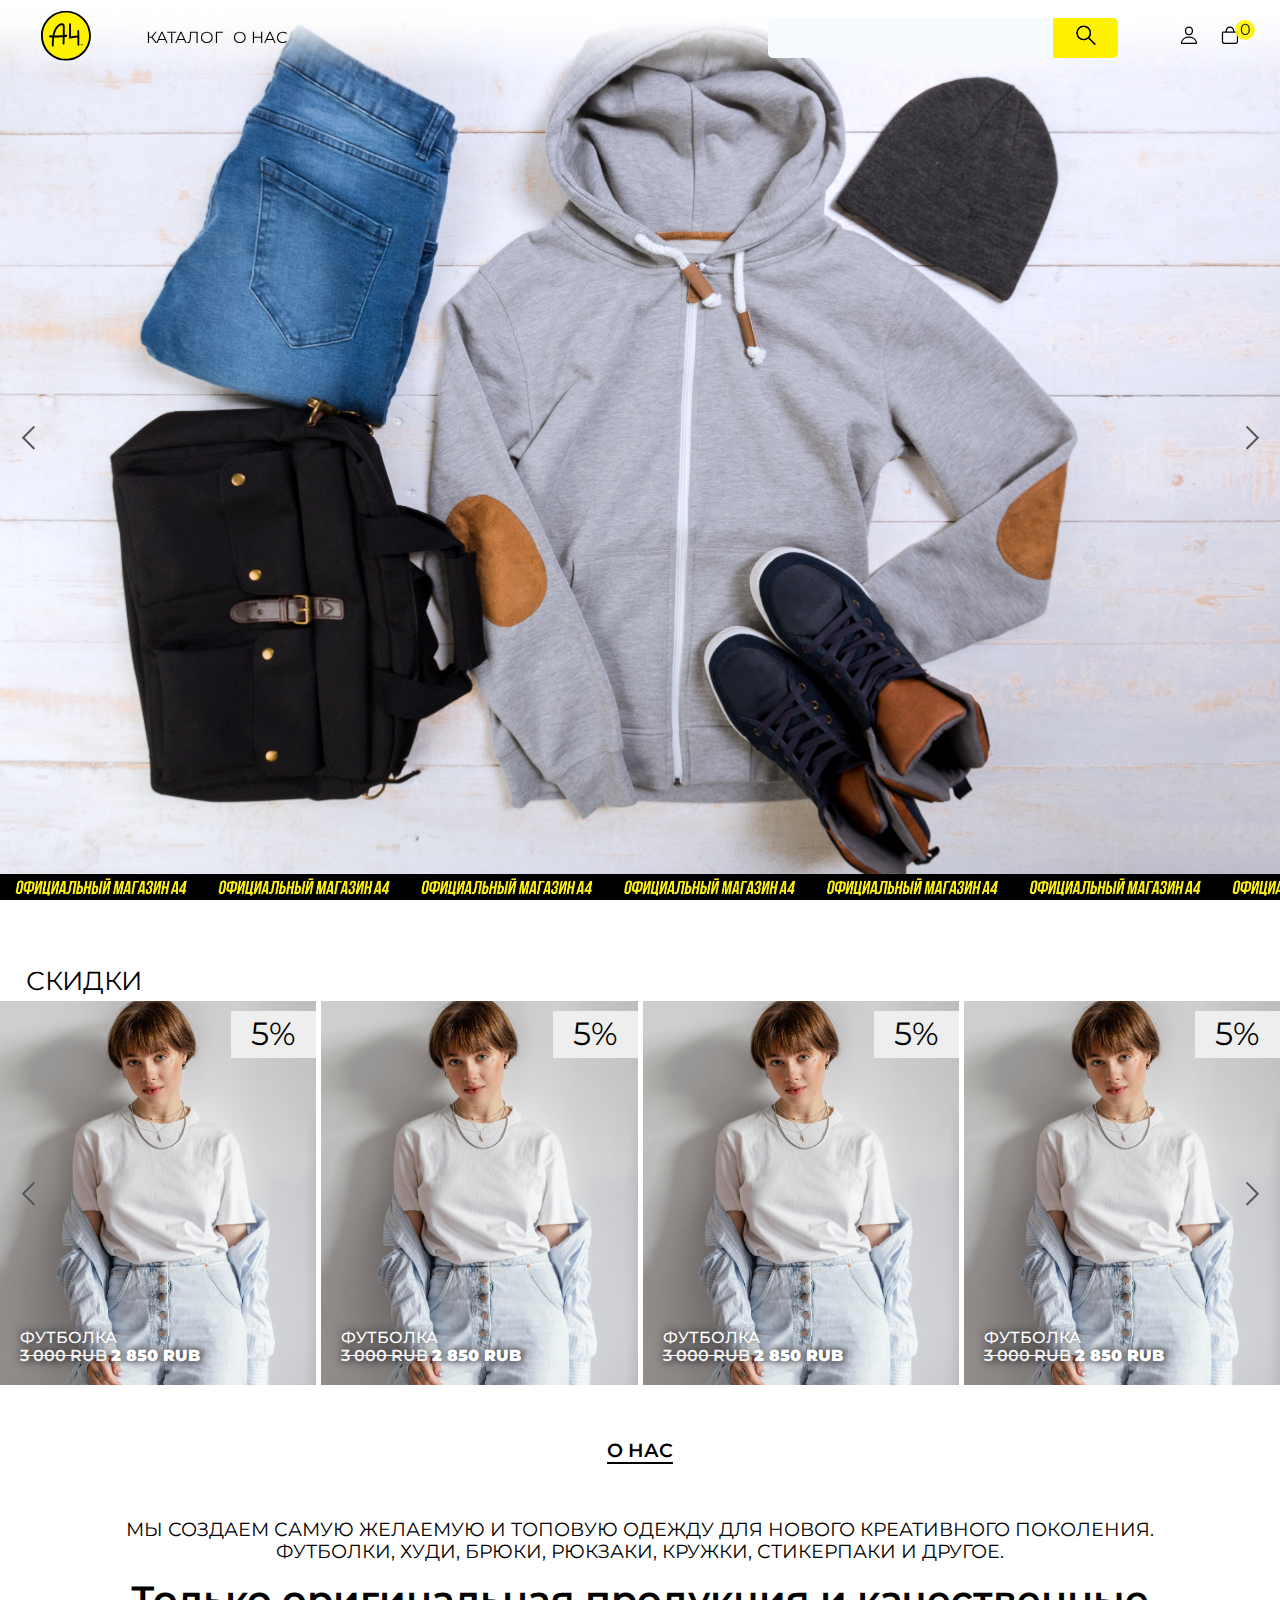
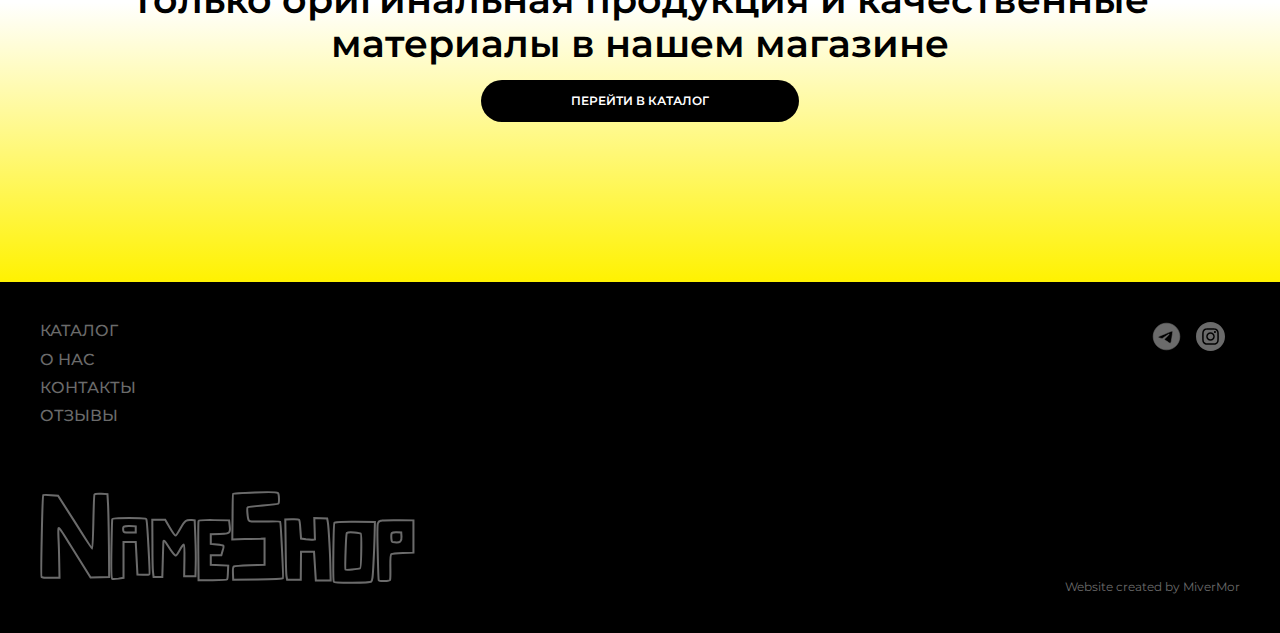
<file: index.html>
<!DOCTYPE html>
<html lang="en">
  <head>
    <meta charset="UTF-8" />
    <meta name="viewport" content="width=device-width, initial-scale=1.0" />
    <title>NameShop</title>
    <link rel="preconnect" href="https://fonts.googleapis.com" />
    <link rel="preconnect" href="https://fonts.gstatic.com" crossorigin />
    <link
      href="https://fonts.googleapis.com/css2?family=Inter:ital,opsz,wght@0,14..32,100..900;1,14..32,100..900&family=Montserrat:ital,wght@0,100..900;1,100..900&display=swap"
      rel="stylesheet"
    />
    <link
      rel="stylesheet"
      href="https://cdn.jsdelivr.net/npm/swiper@11/swiper-bundle.min.css"
    />
    <link rel="stylesheet" href="css/style.css" />
  </head>
  <body>
    <header class="navbar">
      <div class="container">
        <div class="navbar-top">
          <a href="index.html" class="logo">
            <img src="img/logo.svg" alt="Logo: NameShop" class="logo__image" />
          </a>

          <nav class="nav">
            <a href="catalog.html" class="nav__links">Каталог</a>
            <a href="#" class="nav__links">О нас</a>
          </nav>

          <form action="#" class="search">
            <input type="text" class="search__input" placeholder="" />
            <button class="search__button">
              <img src="img/icon/search.svg" alt="Icon: search" />
            </button>
          </form>

          <div class="fav">
            <a href="#" class="fav__user">
              <img
                src="img/icon/user.svg"
                alt="Icon: User"
                class="fav__user-icon"
              />
            </a>
            <a href="basket.html" class="fav__cart">
              <img
                src="img/icon/shoppingCart.svg"
                alt="Icon: cart"
                class="fav__cart-icon"
              />
              <span class="fav__cart--count">0</span>
            </a>
          </div>
          <!-- /.fav -->
        </div>
        <!-- /.navbar-top -->
      </div>
      <!-- /.container -->
    </header>
    <section class="banners">
      <!-- Slider main container -->
      <div class="swiper banners-slider">
        <!-- Additional required wrapper -->
        <div class="swiper-wrapper">
          <!-- Slides -->
          <div class="swiper-slide banners-slider__item">
            <img
              class="banners-slider__image"
              src="img/bunners/bunner1.jpg"
              alt="slide"
            />
          </div>
          <div class="swiper-slide banners-slider__item">
            <img
              class="banners-slider__image"
              src="img/bunners/bunner2.jpg"
              alt="slide"
            />
          </div>
          <div class="swiper-slide banners-slider__item">
            <img
              class="banners-slider__image"
              src="img/bunners/bunner3.jpg"
              alt="slide"
            />
          </div>
        </div>
        <!-- If we need pagination -->
        <div class="swiper-pagination"></div>

        <!-- If we need navigation buttons -->
        <button
          class="banners-slider__button banners-slider__button--prev"
        ></button>
        <button
          class="banners-slider__button banners-slider__button--next"
        ></button>
      </div>
      <div class="running-line"></div>
    </section>
    <section class="discounts">
      <div class="discounts__title">Скидки</div>
      <div class="swiper discounts-slider">
        <!-- Additional required wrapper -->
        <div class="swiper-wrapper">
          <!-- Slides -->
          <div class="swiper-slide discounts-slider__item product">
            <a
              href="#"
              class="product__link"
              style="background-image: url(../../img/discounts/dis1.jpg)"
            >
              <div class="product__title">Футболка</div>
              <div class="product__price">
                <s>3&nbsp;000 RUB</s>
                <b>2&nbsp;850 RUB</b>
              </div>
              <span class="product__discount">5%</span>
            </a>
          </div>
          <div class="swiper-slide discounts-slider__item product">
            <a
              href="#"
              class="product__link"
              style="background-image: url(../../img/discounts/dis1.jpg)"
            >
              <div class="product__title">Футболка</div>
              <div class="product__price">
                <s>3&nbsp;000 RUB</s>
                <b>2&nbsp;850 RUB</b>
              </div>
              <span class="product__discount">5%</span>
            </a>
          </div>
          <div class="swiper-slide discounts-slider__item product">
            <a
              href="#"
              class="product__link"
              style="background-image: url(../../img/discounts/dis1.jpg)"
            >
              <div class="product__title">Футболка</div>
              <div class="product__price">
                <s>3&nbsp;000 RUB</s>
                <b>2&nbsp;850 RUB</b>
              </div>
              <span class="product__discount">5%</span>
            </a>
          </div>
          <div class="swiper-slide discounts-slider__item product">
            <a
              href="#"
              class="product__link"
              style="background-image: url(../../img/discounts/dis1.jpg)"
            >
              <div class="product__title">Футболка</div>
              <div class="product__price">
                <s>3&nbsp;000 RUB</s>
                <b>2&nbsp;850 RUB</b>
              </div>
              <span class="product__discount">5%</span>
            </a>
          </div>
          <div class="swiper-slide discounts-slider__item product">
            <a
              href="#"
              class="product__link"
              style="background-image: url(../../img/discounts/dis1.jpg)"
            >
              <div class="product__title">Футболка</div>
              <div class="product__price">
                <s>3&nbsp;000 RUB</s>
                <b>2&nbsp;850 RUB</b>
              </div>
              <span class="product__discount">5%</span>
            </a>
          </div>
          <div class="swiper-slide discounts-slider__item product">
            <a
              href="#"
              class="product__link"
              style="background-image: url(../../img/discounts/dis1.jpg)"
            >
              <div class="product__title">Футболка</div>
              <div class="product__price">
                <s>3&nbsp;000 RUB</s>
                <b>2&nbsp;850 RUB</b>
              </div>
              <span class="product__discount">5%</span>
            </a>
          </div>
          <!-- swiper-slide -->
        </div>
        <!-- If we need navigation buttons -->
        <button
          class="discounts-slider__button discounts-slider__button--prev"
        ></button>
        <button
          class="discounts-slider__button discounts-slider__button--next"
        ></button>
      </div>
    </section>
    <section class="about">
      <div class="about__title">О нас</div>
      <p>
        Мы создаем самую желаемую и топовую одежду для нового креативного
        поколения. <br />

        Футболки, худи, брюки, рюкзаки, кружки, стикерпаки и другое.
      </p>
      <div class="about__accent">
        Только оригинальная продукция и качественные материалы в нашем магазине
      </div>
      <!-- /.about__accent -->
      <a href="#" class="button about__button">Перейти в каталог</a>
    </section>
    <footer class="footer">
      <div class="footer__menu">
        <ul>
          <li>
            <a href="#">Каталог</a>
          </li>
          <li>
            <a href="#">О Нас</a>
          </li>
          <li>
            <a href="#">Контакты</a>
          </li>
          <li>
            <a href="#">Отзывы</a>
          </li>
        </ul>
      </div>
      <!-- /.footer__menu -->
      <div class="footer__social">
        <a href="#">
          <img src="img/icon/telegram.svg" alt="telegram" />
        </a>
        <a href="#">
          <img src="img/icon/instagram.svg" alt="instagram" />
        </a>
      </div>
      <!-- /.footer__cosial -->
      <div class="footer__logo">NameShop</div>
      <!-- /.footer__logo -->
      <div class="footer__author">
        <a href="#">Website created by MiverMor</a>
      </div>
      <!-- /.footer__author -->
    </footer>
    <script src="https://cdn.jsdelivr.net/npm/swiper@11/swiper-bundle.min.js"></script>
    <script src="js/main.js"></script>
  </body>
</html>
</file>
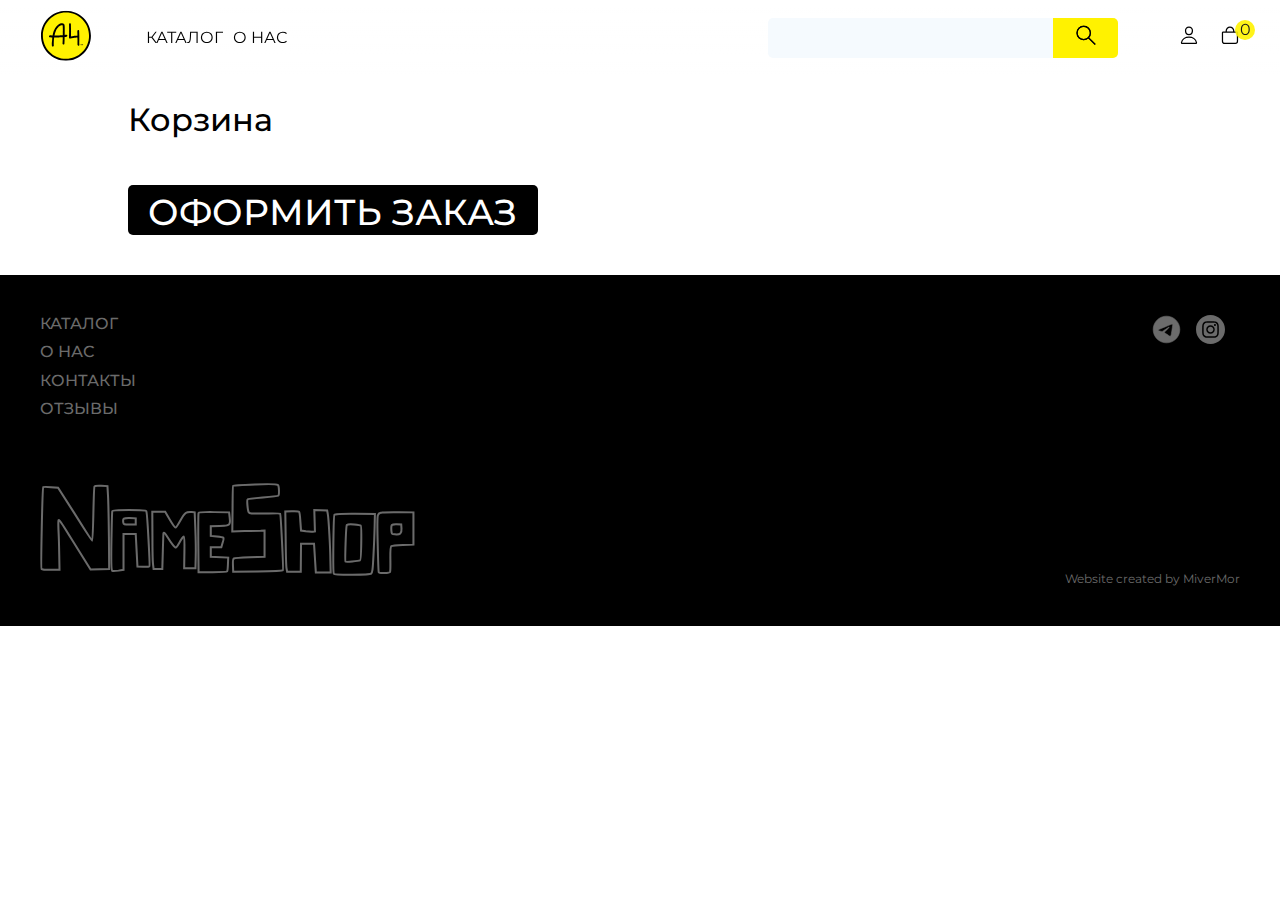
<file: basket.html>
<!DOCTYPE html>
<html lang="en">
  <head>
    <meta charset="UTF-8" />
    <meta name="viewport" content="width=device-width, initial-scale=1.0" />
    <title>NameShop</title>
    <link rel="preconnect" href="https://fonts.googleapis.com" />
    <link rel="preconnect" href="https://fonts.gstatic.com" crossorigin />
    <link
      href="https://fonts.googleapis.com/css2?family=Inter:ital,opsz,wght@0,14..32,100..900;1,14..32,100..900&family=Montserrat:ital,wght@0,100..900;1,100..900&display=swap"
      rel="stylesheet"
    />
    <link
      rel="stylesheet"
      href="https://cdn.jsdelivr.net/npm/swiper@11/swiper-bundle.min.css"
    />
    <link rel="stylesheet" href="css/style.css" />
    <script src="js/basket.js" type="module" defer></script>
  </head>
  <body>
    <header class="navbar">
      <div class="container">
        <div class="navbar-top">
          <a href="index.html" class="logo">
            <img src="img/logo.svg" alt="Logo: NameShop" class="logo__image" />
          </a>

          <nav class="nav">
            <a href="catalog.html" class="nav__links">Каталог</a>
            <a href="#" class="nav__links">О нас</a>
          </nav>

          <form action="#" class="search">
            <input type="text" class="search__input" placeholder="" />
            <button class="search__button">
              <img src="img/icon/search.svg" alt="Icon: search" />
            </button>
          </form>

          <div class="fav">
            <a href="#" class="fav__user">
              <img
                src="img/icon/user.svg"
                alt="Icon: User"
                class="fav__user-icon"
              />
            </a>
            <a href="basket.html" class="fav__cart">
              <img
                src="img/icon/shoppingCart.svg"
                alt="Icon: cart"
                class="fav__cart-icon"
              />
              <span class="fav__cart--count">0</span>
            </a>
          </div>
          <!-- /.fav -->
        </div>
        <!-- /.navbar-top -->
      </div>
      <!-- /.container -->
    </header>
    <section class="container">
      <div class="basket">
        <h2 class="basket__title">Корзина</h2>
        <div class="cart">
          <!-- <div class="cart__product" data-product-id>
            <div class="cart__img">
              <img src="img/discounts/dis1.jpg" alt="" />
            </div>
            
            <div class="cart__info">
              <div class="cart__title">Футболка</div>
              
              <div class="cart__skuprops">
                <span
                  >Размер:
                  <b>M</b>
                </span>
              </div>
              
               <div class="cart__color">
                <span>Цвет: 
                  <b>black</b>
                </span>
               </div>
               
            </div>
            
            <div class="cart__price" product-discount>
              <span>3&nbsp;000 RUB</span>
            </div>
            
            <div class="cart__block-btns">
              <div class="cart__minus">-</div>
              <div class="cart__count">1</div>
              <div class="cart__plus">+</div>
            </div>
            
            <div class="cart__price-total">
              <b>3&nbsp;000 RUB</b>
            </div>
            
            <div class="cart__del-card">X</div>
          </div> -->
          
        </div>
        <!-- /.cart -->
         
        <button class="button btn-send">Оформить заказ</button>
      </div>
      <!-- /.basket -->


    </section>
    <!-- /.conteiner -->
     <footer class="footer">
      <div class="footer__menu">
        <ul>
          <li>
            <a href="#">Каталог</a>
          </li>
          <li>
            <a href="#">О Нас</a>
          </li>
          <li>
            <a href="#">Контакты</a>
          </li>
          <li>
            <a href="#">Отзывы</a>
          </li>
        </ul>
      </div>
      <!-- /.footer__menu -->
      <div class="footer__social">
        <a href="#">
          <img src="img/icon/telegram.svg" alt="telegram" />
        </a>
        <a href="#">
          <img src="img/icon/instagram.svg" alt="instagram" />
        </a>
      </div>
      <!-- /.footer__cosial -->
      <div class="footer__logo">NameShop</div>
      <!-- /.footer__logo -->
      <div class="footer__author">
        <a href="#">Website created by MiverMor</a>
      </div>
      <!-- /.footer__author -->
    </footer>
    <script src="https://cdn.jsdelivr.net/npm/swiper@11/swiper-bundle.min.js"></script>
    <script src="js/main.js"></script>
  </body>
</html>
</file>
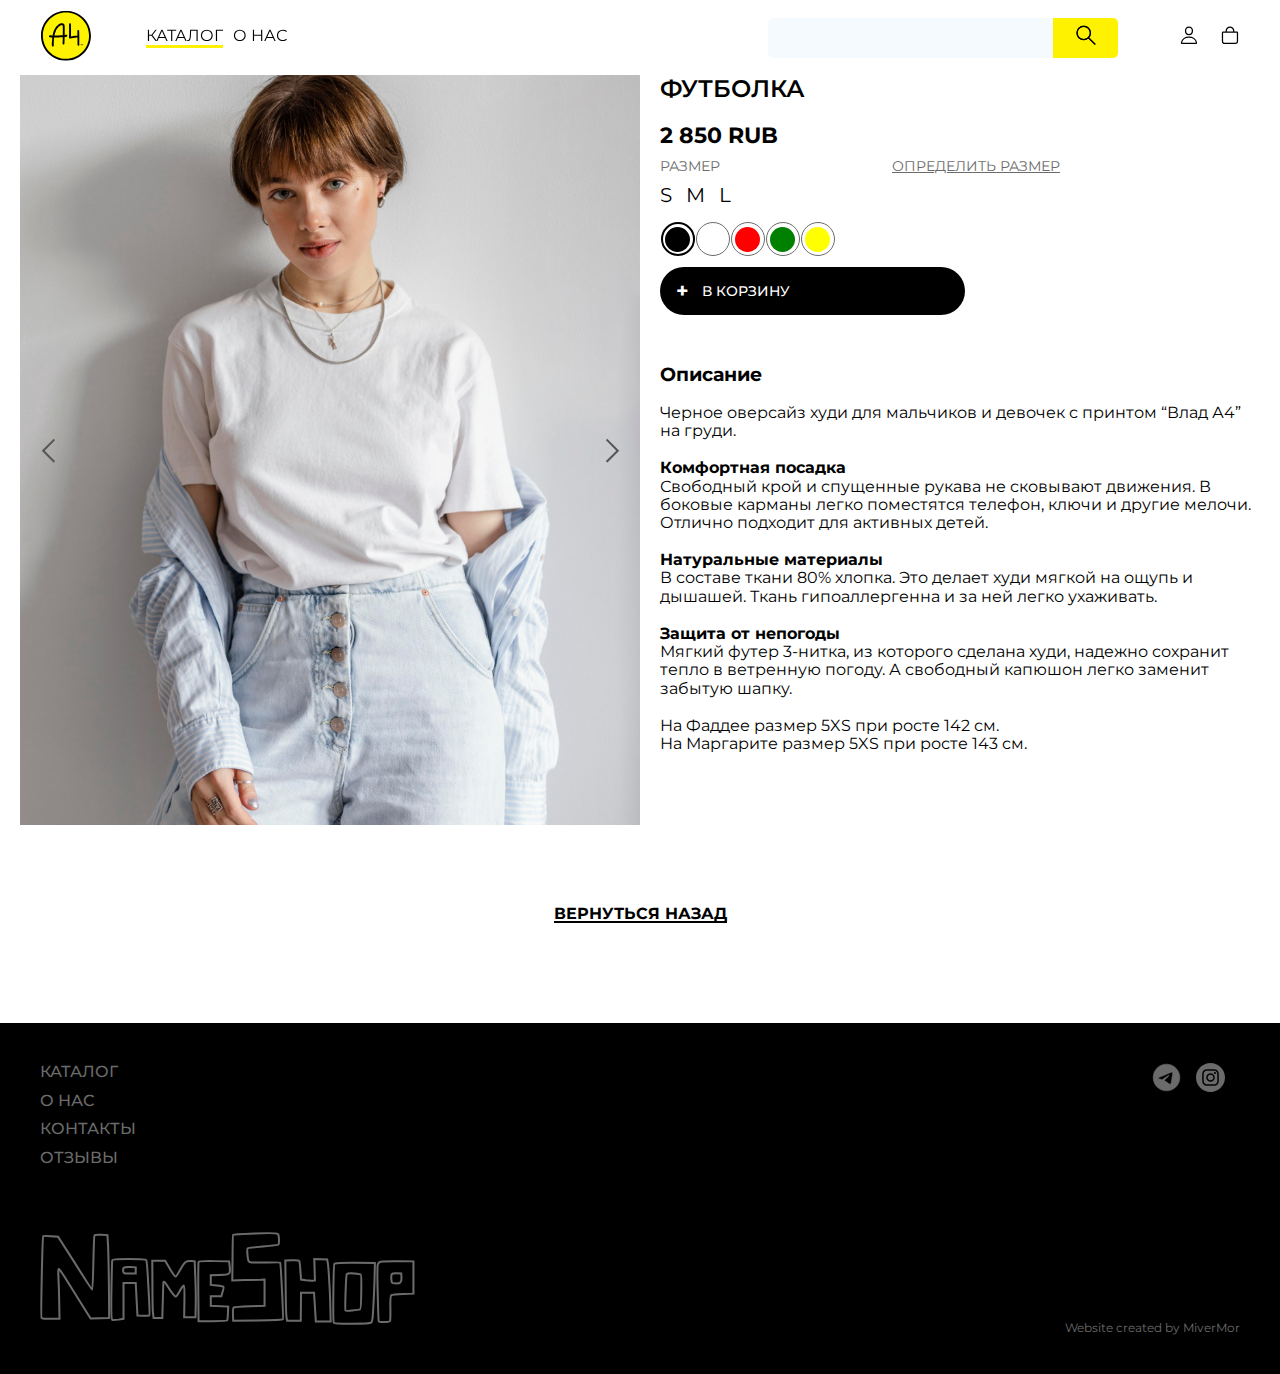
<file: card.html>
<!DOCTYPE html>
<html lang="en">
  <head>
    <meta charset="UTF-8" />
    <meta name="viewport" content="width=device-width, initial-scale=1.0" />
    <title>Каталог</title>
    <link rel="preconnect" href="https://fonts.googleapis.com" />
    <link rel="preconnect" href="https://fonts.gstatic.com" crossorigin />
    <link
      href="https://fonts.googleapis.com/css2?family=Inter:ital,opsz,wght@0,14..32,100..900;1,14..32,100..900&family=Montserrat:ital,wght@0,100..900;1,100..900&display=swap"
      rel="stylesheet"
    />
    <link
      rel="stylesheet"
      href="https://cdn.jsdelivr.net/npm/swiper@11/swiper-bundle.min.css"
    />
    <link rel="stylesheet" href="css/style.css" />
  </head>
  <body>
    <header class="navbar">
      <div class="container">
        <div class="navbar-top">
          <a href="index.html" class="logo">
            <img src="img/logo.svg" alt="Logo: NameShop" class="logo__image" />
          </a>

          <nav class="nav">
            <a href="catalog.html" class="nav__links nav__current">Каталог</a>
            <a href="#" class="nav__links">О нас</a>
          </nav>

          <form action="#" class="search">
            <input type="text" class="search__input" placeholder="" />
            <button class="search__button">
              <img src="img/icon/search.svg" alt="Icon: search" />
            </button>
          </form>

          <div class="fav">
            <a href="#" class="fav__user">
              <img
                src="img/icon/user.svg"
                alt="Icon: User"
                class="fav__user-icon"
              />
            </a>
            <a href="#" class="fav__cart">
              <img
                src="img/icon/shoppingCart.svg"
                alt="Icon: cart"
                class="fav__cart-icon"
              />
            </a>
          </div>
          <!-- /.fav -->
        </div>
        <!-- /.navbar-top -->
      </div>
      <!-- /.container -->
    </header>

    <section class="card-product">
      <div class="card-product__main">
        <div class="swiper card-product__slider">
          <!-- Additional required wrapper -->
          <div class="swiper-wrapper">
            <!-- Slides -->
            <div class="swiper-slide card-product__item">
              <img
                src="img/discounts/dis1.jpg"
                alt="Image: product"
                class="card-product__item--img"
              />
            </div>
            <div class="swiper-slide card-product__item">
              <img
                src="img/discounts/dis1.jpg"
                alt="Image: product"
                class="card-product__item--img"
              />
            </div>
            <div class="swiper-slide card-product__item">
              <img
                src="img/discounts/dis1.jpg"
                alt="Image: product"
                class="card-product__item--img"
              />
            </div>
          </div>

          <!-- If we need navigation buttons -->
          <button
            class="card-product__button card-product__button--prev"
          ></button>
          <button
            class="card-product__button card-product__button--next"
          ></button>

          <!-- If we need scrollbar -->
          <div class="swiper-scrollbar card-product__slider--scrollbar"></div>
        </div>
        <!-- /.card-product__slider -->

        <div class="card-product__details">
          <h1 class="card-product__title">
            <span>Футболка</span>
            
          </h1>
          <div class="card-product__offer">
            <div class="card-product__price product__price" product-discount="15%">
              <b>2&nbsp;850 RUB</b>
            </div>
            <!-- /.card-product__price -->

            <div class="skuprops">
              <div class="skuprops__title">
                <span>Размер</span>
                <u>Определить размер</u>
              </div>
              <!-- /.skuprops__title -->
              <div class="skuprops__values">
                <div class="skuprops__btn">S</div>
                <div class="skuprops__btn">M</div>
                <div class="skuprops__btn">L</div>
              </div>
              <!-- /.skuprops__values -->
            </div>
            <!-- /.skuprops -->
            <div class="card-product__select color-select">
              <ul class="color-select__list">
                <li class="color-select__item">
                  <button
                    class="color-select__btn btn-reset color-select__btn--active"
                    data-color="black"
                    style="background-color: black"
                  ></button>
                </li>
                <li class="color-select__item">
                  <button
                    class="color-select__btn btn-reset"
                    data-color="white"
                    style="background-color: white"
                  ></button>
                </li>
                <li class="color-select__item">
                  <button
                    class="color-select__btn btn-reset"
                    data-color="red"
                    style="background-color: red"
                  ></button>
                </li>
                <li class="color-select__item">
                  <button
                    class="color-select__btn btn-reset"
                    data-color="green"
                    style="background-color: green"
                  ></button>
                </li>
                <li class="color-select__item">
                  <button
                    class="color-select__btn btn-reset"
                    data-color="yellow"
                    style="background-color: yellow"
                  ></button>
                </li>
              </ul>
            </div>
            <!-- /.card-product__color -->
            <div class="card-product__actions">
              <button class="button card-product__actions--btn">
                В корзину
              </button>
            </div>
            <!-- /.card-product__actions -->
          </div>
          <!-- /.card-product__offer -->
          <div class="card-product__info">
            <h3>Описание</h3>
            <p>
              Черное оверсайз худи для мальчиков и девочек с принтом “Влад А4”
              на груди.<br /><br /><b>Комфортная посадка</b><br />Свободный крой
              и спущенные рукава не сковывают движения. В боковые карманы легко
              поместятся телефон, ключи и другие мелочи. Отлично подходит для
              активных детей.<br /><br /><b>Натуральные материалы</b><br />В
              составе ткани 80% хлопка. Это делает худи мягкой на ощупь и
              дышашей. Ткань гипоаллергенна и за ней легко ухаживать.<br /><br /><b
                >Защита от непогоды</b
              ><br />Мягкий футер 3-нитка, из которого сделана худи, надежно
              сохранит тепло в ветренную погоду. А свободный капюшон легко
              заменит забытую шапку.<br /><br />На Фаддее размер 5XS при росте
              142 см.<br />На Маргарите размер 5XS при росте 143 см.<br /><br />
            </p>
          </div>
          <!-- /.card-product__info -->
        </div>
        <!-- /.card-product__details -->
      </div>
      <!-- /.card-product__main -->
    </section>
    <div class="goback">
      <a href="javascript:history.go(-1)" class="goback--link"
        >Вернуться назад</a
      >
    </div>
    <!-- /.goback -->
    <footer class="footer">
      <div class="footer__menu">
        <ul>
          <li>
            <a href="#">Каталог</a>
          </li>
          <li>
            <a href="#">О Нас</a>
          </li>
          <li>
            <a href="#">Контакты</a>
          </li>
          <li>
            <a href="#">Отзывы</a>
          </li>
        </ul>
      </div>
      <!-- /.footer__menu -->
      <div class="footer__social">
        <a href="#">
          <img src="img/icon/telegram.svg" alt="telegram" />
        </a>
        <a href="#">
          <img src="img/icon/instagram.svg" alt="instagram" />
        </a>
      </div>
      <!-- /.footer__cosial -->
      <div class="footer__logo">NameShop</div>
      <!-- /.footer__logo -->
      <div class="footer__author">
        <a href="#">Website created by MiverMor</a>
      </div>
      <!-- /.footer__author -->
    </footer>
    <script src="https://ajax.googleapis.com/ajax/libs/jquery/1.11.0/jquery.min.js"></script>
    <script src="https://cdn.jsdelivr.net/npm/swiper@11/swiper-bundle.min.js"></script>
    <script src="js/main.js"></script>
  </body>
</html>
</file>
<file: css/style.css>
* {
  box-sizing: border-box;
}

body {
  font-family: "Montserrat", serif;
  color: #000;
  background-color: #fff;
}

@font-face {
  font-family: "Starcatcher";
  src: url("/fonts/Starcatcher.ttf");
}
.container {
  max-width: 1840px;
  margin: auto;
}

img {
  max-width: 100%;
}

.button {
  box-sizing: border-box;
  font-weight: 400;
  text-transform: uppercase;
  display: inline-flex;
  justify-content: center;
  align-items: center;
  border: none;
  border-radius: 5px;
  background-color: #ddd;
  color: #000;
  font-size: 18px;
  cursor: pointer;
  line-height: 1em;
  padding: 5px 10px 3px;
  text-decoration: none !important;
  text-align: center;
}

input[type=checkbox], input[type=radio] {
  margin: 0;
  width: 23px;
  height: 23px;
  display: inline-block;
  vertical-align: middle;
  accent-color: #000;
}

/*! normalize.css v8.0.1 | MIT License | github.com/necolas/normalize.css */
/* Document
   ========================================================================== */
/**
 * 1. Correct the line height in all browsers.
 * 2. Prevent adjustments of font size after orientation changes in iOS.
 */
html {
  line-height: 1.15;
  /* 1 */
  -webkit-text-size-adjust: 100%;
  /* 2 */
}

/* Sections
   ========================================================================== */
/**
 * Remove the margin in all browsers.
 */
body {
  margin: 0;
}

/**
 * Render the `main` element consistently in IE.
 */
main {
  display: block;
}

/**
 * Correct the font size and margin on `h1` elements within `section` and
 * `article` contexts in Chrome, Firefox, and Safari.
 */
h1 {
  font-size: 2em;
  margin: 0.67em 0;
}

/* Grouping content
   ========================================================================== */
/**
 * 1. Add the correct box sizing in Firefox.
 * 2. Show the overflow in Edge and IE.
 */
hr {
  box-sizing: content-box;
  /* 1 */
  height: 0;
  /* 1 */
  overflow: visible;
  /* 2 */
}

/**
 * 1. Correct the inheritance and scaling of font size in all browsers.
 * 2. Correct the odd `em` font sizing in all browsers.
 */
pre {
  font-family: monospace, monospace;
  /* 1 */
  font-size: 1em;
  /* 2 */
}

/* Text-level semantics
   ========================================================================== */
/**
 * Remove the gray background on active links in IE 10.
 */
a {
  background-color: transparent;
}

/**
 * 1. Remove the bottom border in Chrome 57-
 * 2. Add the correct text decoration in Chrome, Edge, IE, Opera, and Safari.
 */
abbr[title] {
  border-bottom: none;
  /* 1 */
  text-decoration: underline;
  /* 2 */
  -webkit-text-decoration: underline dotted;
          text-decoration: underline dotted;
  /* 2 */
}

/**
 * Add the correct font weight in Chrome, Edge, and Safari.
 */
b,
strong {
  font-weight: bolder;
}

/**
 * 1. Correct the inheritance and scaling of font size in all browsers.
 * 2. Correct the odd `em` font sizing in all browsers.
 */
code,
kbd,
samp {
  font-family: monospace, monospace;
  /* 1 */
  font-size: 1em;
  /* 2 */
}

/**
 * Add the correct font size in all browsers.
 */
small {
  font-size: 80%;
}

/**
 * Prevent `sub` and `sup` elements from affecting the line height in
 * all browsers.
 */
sub,
sup {
  font-size: 75%;
  line-height: 0;
  position: relative;
  vertical-align: baseline;
}

sub {
  bottom: -0.25em;
}

sup {
  top: -0.5em;
}

/* Embedded content
   ========================================================================== */
/**
 * Remove the border on images inside links in IE 10.
 */
img {
  border-style: none;
}

/* Forms
   ========================================================================== */
/**
 * 1. Change the font styles in all browsers.
 * 2. Remove the margin in Firefox and Safari.
 */
button,
input,
optgroup,
select,
textarea {
  font-family: inherit;
  /* 1 */
  font-size: 100%;
  /* 1 */
  line-height: 1.15;
  /* 1 */
  margin: 0;
  /* 2 */
}

/**
 * Show the overflow in IE.
 * 1. Show the overflow in Edge.
 */
button,
input {
  /* 1 */
  overflow: visible;
}

/**
 * Remove the inheritance of text transform in Edge, Firefox, and IE.
 * 1. Remove the inheritance of text transform in Firefox.
 */
button,
select {
  /* 1 */
  text-transform: none;
}

/**
 * Correct the inability to style clickable types in iOS and Safari.
 */
button,
[type=button],
[type=reset],
[type=submit] {
  -webkit-appearance: button;
}

/**
 * Remove the inner border and padding in Firefox.
 */
button::-moz-focus-inner,
[type=button]::-moz-focus-inner,
[type=reset]::-moz-focus-inner,
[type=submit]::-moz-focus-inner {
  border-style: none;
  padding: 0;
}

/**
 * Restore the focus styles unset by the previous rule.
 */
button:-moz-focusring,
[type=button]:-moz-focusring,
[type=reset]:-moz-focusring,
[type=submit]:-moz-focusring {
  outline: 1px dotted ButtonText;
}

/**
 * Correct the padding in Firefox.
 */
fieldset {
  padding: 0.35em 0.75em 0.625em;
}

/**
 * 1. Correct the text wrapping in Edge and IE.
 * 2. Correct the color inheritance from `fieldset` elements in IE.
 * 3. Remove the padding so developers are not caught out when they zero out
 *    `fieldset` elements in all browsers.
 */
legend {
  box-sizing: border-box;
  /* 1 */
  color: inherit;
  /* 2 */
  display: table;
  /* 1 */
  max-width: 100%;
  /* 1 */
  padding: 0;
  /* 3 */
  white-space: normal;
  /* 1 */
}

/**
 * Add the correct vertical alignment in Chrome, Firefox, and Opera.
 */
progress {
  vertical-align: baseline;
}

/**
 * Remove the default vertical scrollbar in IE 10+.
 */
textarea {
  overflow: auto;
}

/**
 * 1. Add the correct box sizing in IE 10.
 * 2. Remove the padding in IE 10.
 */
[type=checkbox],
[type=radio] {
  box-sizing: border-box;
  /* 1 */
  padding: 0;
  /* 2 */
}

/**
 * Correct the cursor style of increment and decrement buttons in Chrome.
 */
[type=number]::-webkit-inner-spin-button,
[type=number]::-webkit-outer-spin-button {
  height: auto;
}

/**
 * 1. Correct the odd appearance in Chrome and Safari.
 * 2. Correct the outline style in Safari.
 */
[type=search] {
  -webkit-appearance: textfield;
  /* 1 */
  outline-offset: -2px;
  /* 2 */
}

/**
 * Remove the inner padding in Chrome and Safari on macOS.
 */
[type=search]::-webkit-search-decoration {
  -webkit-appearance: none;
}

/**
 * 1. Correct the inability to style clickable types in iOS and Safari.
 * 2. Change font properties to `inherit` in Safari.
 */
::-webkit-file-upload-button {
  -webkit-appearance: button;
  /* 1 */
  font: inherit;
  /* 2 */
}

/* Interactive
   ========================================================================== */
/*
 * Add the correct display in Edge, IE 10+, and Firefox.
 */
details {
  display: block;
}

/*
 * Add the correct display in all browsers.
 */
summary {
  display: list-item;
}

/* Misc
   ========================================================================== */
/**
 * Add the correct display in IE 10+.
 */
template {
  display: none;
}

/**
 * Add the correct display in IE 10.
 */
[hidden] {
  display: none;
}

.navbar {
  position: fixed;
  top: 0;
  width: 100%;
  background: linear-gradient(180deg, rgb(255, 255, 255) 0%, rgba(255, 255, 255, 0.9) 31%, rgba(255, 255, 255, 0) 100%);
  transition: background-color 0.3s;
  z-index: 100;
}
.navbar__scrolled {
  background-color: white;
}
.navbar-top {
  display: flex;
  justify-content: space-between;
  align-items: center;
  padding-top: 10px;
  padding-bottom: 10px;
  margin-right: 40px;
  margin-left: 40px;
}

.nav {
  display: flex;
  justify-content: space-between;
  margin-left: 55px;
  margin-right: auto;
}
.nav__links {
  font-weight: 400;
  font-size: 16px;
  text-transform: uppercase;
  text-decoration: none;
  color: #000;
  margin-right: 10px;
}
.nav__links:hover {
  border-bottom: 3px solid #FFF200;
}
.nav__current {
  border-bottom: 3px solid #FFF200;
}

.search {
  display: flex;
  position: relative;
  overflow: hidden;
  border-radius: 5px;
  height: 40px;
  margin-right: 60px;
}
.search__input {
  width: 350px;
  height: 100%;
  padding-left: 23px;
  padding-right: 75px;
  background: #f5fafe;
  border: none;
  outline: none;
  font-weight: 400;
  font-size: 18px;
  line-height: 15px;
  color: #000;
}
.search__button {
  position: absolute;
  top: 0;
  right: 0;
  height: 100%;
  width: 65px;
  border: none;
  cursor: pointer;
  background-color: #FFF200;
}

.fav {
  display: flex;
  justify-content: space-between;
  align-items: center;
}
.fav__user {
  width: 21px;
}
.fav__user-icon {
  width: 100%;
}
.fav__cart {
  width: 21px;
  margin-left: 20px;
  position: relative;
}
.fav__cart-icon {
  width: 100%;
}
.fav__cart--count {
  position: absolute;
  top: -5px;
  right: -15px;
  border-radius: 50%;
  background-color: #FFF200;
  color: #000;
  padding: 1px;
  text-align: center;
  width: 20px;
  height: 20px;
  font-size: 16px;
  opacity: 0.9;
}

.banners {
  position: relative;
  display: block;
}
.banners-slider {
  height: calc(100vh - 26px);
  padding: 0 !important;
}
.banners-slider__button {
  position: absolute;
  top: 50%;
  transform: translateY(-50%);
  z-index: 101;
  width: 30px;
  height: 30px;
  border: none;
  background-color: transparent;
  cursor: pointer;
  background-repeat: no-repeat;
  background-position: center;
}
.banners-slider__button--next {
  right: 18px;
  background-image: url(../../img/icon/next.svg);
}
.banners-slider__button--prev {
  left: 18px;
  background-image: url(../../img/icon/prev.svg);
}
.banners-slider__image {
  -o-object-fit: cover;
     object-fit: cover;
  -o-object-position: center;
     object-position: center;
  width: 100%;
  height: 100%;
}

.running-line {
  display: block;
  background: url(../../img/merquee.jpg) repeat-x;
  background-color: black;
  background-size: auto 100%;
  width: 100%;
  height: 26px;
  animation: bg-line-animate 8s linear infinite;
}

@keyframes bg-line-animate {
  from {
    background-position: 0px 0px;
  }
  to {
    background-position: 203px 0px;
  }
}
.discounts {
  width: 100%;
  display: flex;
  flex-flow: column;
  margin: 40px 0;
}
.discounts__title {
  font-size: 2vw;
  text-transform: uppercase;
  padding: 2vw 2vw 0.5vw;
}
.discounts-slider {
  width: 100%;
}
.discounts-slider__item {
  width: 20%;
}
.discounts-slider__discount {
  position: absolute;
  top: 10px;
  right: 0;
  padding: 5px 20px;
  background: #eee;
  color: #000;
  font-size: 2em;
}
.discounts-slider__button {
  position: absolute;
  top: 50%;
  transform: translateY(-50%);
  z-index: 101;
  width: 30px;
  height: 30px;
  border: none;
  background-color: transparent;
  cursor: pointer;
  background-repeat: no-repeat;
  background-position: center;
}
.discounts-slider__button--next {
  right: 18px;
  background-image: url(../../img/icon/next.svg);
}
.discounts-slider__button--prev {
  left: 18px;
  background-image: url(../../img/icon/prev.svg);
}

.about {
  margin: 55px 0 0;
  display: flex;
  flex-direction: column;
  align-items: center;
  padding: 0 40px 160px;
  background: linear-gradient(0deg, #FFF201 0%, #FFF 280px);
  box-sizing: border-box;
  width: 100%;
  overflow-x: auto;
  font-size: 19px;
}
.about__title {
  margin: 0 0 55px;
  font-weight: 600;
  text-transform: uppercase;
  font-size: 1em;
  border-bottom: 2px solid #000;
  color: #000;
  text-decoration: none;
}
.about p {
  font-weight: 400;
  font-size: 1em;
  text-align: center;
  text-transform: uppercase;
  margin: 0 0 15px;
}
.about__accent {
  font-size: 2em;
  text-align: center;
  font-weight: 600;
  margin: 0 0 15px;
}
.about__button {
  font-size: 12px;
  font-weight: 600;
  padding: 15px 90px;
  background-color: black;
  color: white;
  border-radius: 40px;
}

.footer {
  display: flex;
  flex-flow: row wrap;
  padding: 40px;
  background: black;
  justify-content: space-between;
}
.footer div {
  width: 50%;
}
.footer__menu {
  display: flex;
  flex-flow: row nowrap;
}
.footer__menu ul {
  list-style: none;
  margin: 0;
  padding: 0;
  width: 190px;
}
.footer__menu li {
  margin: 0 0 10px;
}
.footer__menu a {
  font-weight: 500;
  text-transform: uppercase;
  font-size: 16px;
  color: #6B6B6B;
  text-decoration: none;
}
.footer__menu a:hover {
  -webkit-text-decoration: underline #6B6B6B;
          text-decoration: underline #6B6B6B;
}
.footer__social {
  display: flex;
  justify-content: flex-end;
  flex-flow: row;
}
.footer__social a {
  margin: 0 15px 0 0;
}
.footer__social img {
  height: 29px;
}
.footer__logo {
  font-family: Starcatcher;
  font-size: 130px;
  color: black;
  margin: 60px 0 0;
  -webkit-text-stroke: 2px #6B6B6B;
  line-height: 75%;
  transition: 0.3s;
}
.footer__author {
  position: relative;
}
.footer__author a {
  position: absolute;
  right: 0;
  bottom: 0;
  font-weight: normal;
  font-size: 12px;
  text-decoration: none;
  color: #6B6B6B;
}

.product {
  margin: 0;
  overflow-x: hidden;
  position: relative;
  width: 100%;
}
.product__link {
  display: flex;
  margin: 0;
  flex-flow: column;
  justify-content: flex-end;
  background-size: cover;
  background-color: #e4ddd9;
  background-repeat: no-repeat;
  background-position: 50% 50%;
  height: 30vw;
  padding: 20px;
  box-sizing: border-box;
  text-decoration: none !important;
}
.product__title {
  font-size: 16px;
  font-weight: 500;
  color: white;
  display: flex;
  justify-content: space-between;
  text-decoration: none !important;
  text-transform: uppercase;
  text-shadow: #000 1px 0 10px;
}
.product__price {
  font-size: 16px;
  font-weight: 600;
  color: white;
  text-shadow: #000 1px 0 10px;
}
.product__discount {
  position: absolute;
  top: 10px;
  right: 0;
  padding: 5px 20px;
  background: #eee;
  color: #000;
  font-size: 2em;
}

.catalog-nav {
  display: flex;
  background: #F5F4F1;
  padding: 190px 35px 20px;
  flex-flow: row nowrap;
  justify-content: start;
  align-items: flex-start;
  margin: -100px 0 0;
  width: 100%;
  box-sizing: border-box;
}
.catalog-nav__item {
  font-size: 12px;
  text-transform: uppercase;
  color: #6B6B6B;
  display: flex;
  flex-flow: column;
  align-items: center;
  justify-content: flex-start;
  text-decoration: none !important;
  padding: 0 5px;
  box-sizing: border-box;
  filter: grayscale(1);
}
.catalog-nav__item:hover {
  color: black;
  filter: grayscale(0);
}
.catalog-nav__item--picture {
  width: 60px;
  height: 60px;
  border-radius: 50%;
  box-sizing: border-box;
  position: relative;
}
.catalog-nav__item--picture img {
  position: absolute;
  left: 0;
  top: 0;
  width: 100%;
  height: 100%;
  -o-object-fit: cover;
     object-fit: cover;
  display: block;
  border-radius: 50%;
  border: 5px solid #fff;
  z-index: 10;
  box-sizing: border-box;
}
.catalog-nav__item--picture::after {
  content: "";
  display: block;
  width: calc(100% + 2px);
  height: calc(100% + 2px);
  position: absolute;
  left: -1px;
  top: -1px;
  z-index: 5;
  background: #ddd;
  border-radius: 50%;
}
.catalog-nav__item--title {
  margin-top: 5px;
  text-align: center;
}

.selected {
  color: black;
  filter: grayscale(0);
}
.selected--picture::after {
  background: linear-gradient(45deg, #E3723B, #FBEE00);
}

.catalog {
  display: flex;
  flex-flow: column;
}
.catalog__hdr {
  display: flex;
  flex-flow: row nowrap;
  align-items: center;
  justify-content: space-between;
  padding: 20px 40px 20px 20px;
}
.catalog__title {
  font-size: 20px;
  text-transform: uppercase;
  font-weight: normal;
  margin: 0 10px 0 0;
}
.catalog__actions {
  display: flex;
  flex-flow: row nowrap;
  flex-grow: 1;
  align-items: center;
  justify-content: space-between;
}
.catalog__switcher {
  margin: 0 20px;
  padding: 10px 5px 10px 5px;
  display: inline-block;
  border: none;
  background-color: transparent;
  cursor: pointer;
}
.catalog__switcher span {
  vertical-align: middle;
  font-size: 14px;
  font-weight: 500;
}
.catalog__switcher img {
  width: 20px;
  vertical-align: middle;
}
.catalog__body {
  display: flex;
  flex-flow: row nowrap;
  padding: 0 20px 20px;
  box-sizing: border-box;
  width: 100%;
}
.catalog__sidebar, .catalog .show {
  width: 30%;
  padding: 20px 20px 20px 0;
  box-sizing: border-box;
  background: #fff;
  max-width: 300px;
  opacity: 1;
}
.catalog__sidebar {
  opacity: 0;
  width: 0;
  padding: 0;
  transition: all 0.2s;
}
.catalog__sidebar button[data-close] {
  display: none;
}
.catalog__list {
  flex-grow: 1;
  background: #fff;
  width: 70%;
}

.sort {
  position: relative;
}
.sort__label {
  padding: 0 15px 0 0;
  position: relative;
  cursor: pointer;
}
.sort__label::after {
  content: "";
  display: block;
  border-right: 1px solid #000;
  border-bottom: 1px solid #000;
  width: 5px;
  height: 5px;
  position: absolute;
  right: 0;
  top: 6px;
  transform: rotate(45deg);
}
.sort__items {
  position: absolute;
  top: 100%;
  right: 0;
  background: #fff;
  z-index: 100;
  padding: 10px;
  display: flex;
  flex-flow: column;
  transform: scaleY(0);
  transition: transform 0.1s ease-out;
  transform-origin: top;
}
.sort__item {
  white-space: nowrap;
  margin: 0 0 5px;
  text-align: right;
  text-decoration: none;
  color: #777;
  font-size: 14px;
}

.sort:hover .sort__label:after, .sort._active .sort__label:after {
  transform: rotate(225deg);
  top: 7px;
}

.sort:hover .sort__items, .sort._active .sort__items {
  transform: scaleY(1);
  transform-origin: top;
}

.sort__item:hover, .sort__item._active {
  color: #000;
  text-decoration: none;
}

.filter {
  margin-top: 0;
  display: flex;
  flex-flow: column;
  gap: 40px;
  unicode-bidi: isolate;
}
.filter__prop--title {
  color: #000;
  font-weight: bold;
  font-size: 1.1em;
  margin: 0 0 5px;
}

.checkboxes {
  display: flex;
  flex-flow: column;
  align-items: flex-start;
}
.checkboxes label {
  display: flex;
  flex-flow: row nowrap;
  align-items: center;
  position: relative;
  padding: 3px;
  margin-left: -3px;
  cursor: pointer;
  border: 1px solid transparent;
  border-radius: 3px;
  margin: 0 0 5px;
}
.checkboxes label input[type=checkbox] {
  accent-color: #000;
  margin-right: 5px;
}
.checkboxes label span {
  font-size: 14px;
  font-weight: 500;
}

.goodlist {
  width: 100%;
  display: grid;
  grid-template-columns: repeat(3, 1fr);
  grid-template-rows: 1fr 1fr;
  grid-gap: 30px 10px;
  box-sizing: border-box;
}

.paginator {
  display: flex;
  flex-flow: column;
  gap: 10px;
  align-items: center;
  justify-content: center;
  margin: 30px 0;
}
.paginator__show {
  font-size: 18px;
  font-weight: 500;
  color: #fff;
  background-color: #000;
  border: none;
  border-radius: 7px;
  padding: 10px 30px 10px 30px;
  cursor: pointer;
}
.paginator__show:hover {
  opacity: 0.7;
}
.paginator li {
  width: 30px;
  height: 30px;
  font-size: 26px;
  color: #000;
  display: flex;
  align-items: center;
  justify-content: center;
  color: #A1A1A1;
}
.paginator li a {
  text-decoration: none;
  color: #A1A1A1;
}
.paginator__item {
  padding: 0;
  background: none;
  display: flex;
  flex-flow: row nowrap;
  align-items: center;
  justify-content: center;
  list-style: none;
  margin: 0;
  color: #A1A1A1;
  gap: 10px;
}
.paginator__current {
  border: 1px solid #A1A1A1;
  border-radius: 50%;
}

.none {
  display: none;
}

.card-product {
  display: flex;
  flex-flow: column;
  align-items: flex-start;
  justify-content: flex-start;
  padding: 0 20px 20px;
}
.card-product__title {
  margin: 0;
  font-weight: 600;
  font-size: 24px;
  text-transform: uppercase;
  display: flex;
  flex-flow: row nowrap;
  gap: 10px;
  align-items: center;
  justify-content: flex-start;
}
.card-product__main {
  display: flex;
  flex-flow: row nowrap;
  align-items: flex-start;
  justify-content: space-between;
  width: 100%;
  min-height: calc(100vh - 150px);
  margin-top: 75px;
}
.card-product__slider {
  width: 50%;
  height: calc(100vh - 150px);
  box-sizing: border-box;
  position: relative;
  overflow: hidden;
  margin: 0;
}
.card-product__item {
  height: 100%;
  width: 100%;
}
.card-product__item img {
  height: 100%;
  width: 100%;
  -o-object-fit: cover;
     object-fit: cover;
}
.card-product__button {
  position: absolute;
  top: 50%;
  transform: translateY(-50%);
  z-index: 101;
  width: 30px;
  height: 30px;
  border: none;
  background-color: transparent;
  cursor: pointer;
  background-repeat: no-repeat;
  background-position: center;
}
.card-product__button--next {
  right: 18px;
  background-image: url(../../img/icon/next.svg);
}
.card-product__button--prev {
  left: 18px;
  background-image: url(../../img/icon/prev.svg);
}
.card-product__details {
  width: 50%;
  min-height: calc(100vh - 150px);
  background: #fff;
  height: 100%;
  box-sizing: border-box;
  padding-left: 20px;
  display: flex;
  flex-flow: column;
  gap: 20px;
}
.card-product__discount {
  padding: 0 10px 0 0;
  overflow: hidden;
  display: flex;
}
.card-product__discount span {
  padding: 5px 10px;
  background: #FFF200;
  margin: 0;
  position: relative;
  color: #000;
  font-weight: bold;
  letter-spacing: 1px;
  font-size: 16px;
}
.card-product__offer {
  margin: 0;
}
.card-product__price {
  margin: 0 0 10px;
  font-size: 22px;
  font-weight: 400;
  display: flex;
  flex-flow: row;
  gap: 10px;
  color: #000;
  text-shadow: none;
}
.card-product__price s {
  text-decoration: line-through;
  color: #6B6B6B;
}
.card-product__select {
  display: flex;
  flex-flow: row;
  align-items: center;
  justify-content: flex-start;
  font-size: 0;
}
.card-product__select a {
  display: block;
  width: 30px;
  height: 30px;
  border-radius: 50%;
  border: 3px solid transparent;
  position: relative;
  margin: 5px 5px 0 0;
  box-sizing: border-box;
}
.card-product__select a img {
  width: 100%;
  height: 100%;
  -o-object-fit: cover;
     object-fit: cover;
  border-radius: 50%;
}
.card-product__select a::after {
  position: absolute;
  content: "";
  display: block;
  width: 100%;
  height: 100%;
  border: 1px solid rgba(0, 0, 0, 0.4);
  border-radius: 50%;
  top: -0.6px;
  left: -0.5px;
}
.card-product__actions {
  display: flex;
  flex-flow: row nowrap;
  gap: 10px;
  max-width: 400px;
  align-items: center;
  margin: 10px 0;
}
.card-product__actions--btn {
  justify-content: flex-start;
  flex-grow: 0.6;
  text-align: left;
  position: relative;
  font-size: 14px;
  font-weight: 500;
  padding: 15px 30px 15px 40px;
  border: 2px solid transparent;
  border-radius: 30px;
  background-color: #000;
  color: #fff;
}
.card-product__actions--btn::before {
  content: "+";
  font-size: 1.5em;
  font-weight: bold;
  position: absolute;
  left: 14px;
  top: calc(50% - 7px);
  color: #fff;
}
.card-product__actions--btn:hover {
  border: 2px solid #FFF200;
  background-color: #6B6B6B;
}
.card-product__actions--active {
  background-color: #FFF200;
  color: #000;
}
.card-product__actions--active::before {
  content: " ";
  display: block;
  width: 7px;
  height: 13px;
  transform: rotate(45deg);
  border-bottom: 4px solid #000;
  border-right: 4px solid #000;
  left: 15px;
  top: calc(50% - 11px);
}
.card-product__actions--active:hover {
  border: 2px solid #FFF200;
  background-color: #fff75b;
}

.color-select {
  margin: 10px 0 15px 0;
}
.color-select__list {
  display: flex;
  align-items: center;
  padding: 0;
  margin-left: 5px;
}
.color-select__item:not(:last-child) {
  margin-right: 10px;
}
.color-select__btn {
  position: relative;
  border-radius: 100%;
  border: none;
  width: 25px;
  height: 25px;
}
.color-select__btn::before {
  content: "";
  position: absolute;
  left: 50%;
  top: 50%;
  border: 1px solid #6B6B6B;
  border-radius: 100%;
  width: 32px;
  height: 32px;
  transform: translate(-50%, -50%);
  transition: border 0.3s;
}
.color-select__btn:hover::before {
  border: 2px solid #000;
  width: 30px;
  height: 30px;
  transition: border 0.3s;
}
.color-select__btn--active::before {
  border: 2px solid #000;
  width: 30px;
  height: 30px;
  transition: border 0.3s;
}

.skuprops {
  display: flex;
  flex-flow: column;
  max-width: 400px;
  margin: 10px 0 0;
}
.skuprops__title {
  display: flex;
  justify-content: space-between;
  flex-flow: row nowrap;
  align-items: center;
  text-transform: uppercase;
  font-size: 14px;
  color: #6B6B6B;
}
.skuprops__values {
  display: flex;
  flex-flow: row wrap;
  gap: 14px;
  margin: 10px 0;
}
.skuprops__values--active {
  position: relative;
  font-weight: 600;
}
.skuprops__values--active::after {
  position: absolute;
  content: "";
  bottom: 0;
  left: 0;
  display: block;
  width: 100%;
  border-bottom: 1px solid #000;
}
.skuprops__btn {
  font-size: 20px;
  cursor: pointer;
  padding: 0;
}

.goback {
  display: flex;
  flex-flow: row;
  align-items: center;
  justify-content: center;
  margin: 60px 0 100px;
}
.goback a {
  font-weight: bold;
  font-size: 16px;
  text-transform: uppercase;
  text-decoration: none;
  display: inline-block;
  white-space: nowrap;
  position: relative;
  cursor: pointer;
  color: #000;
}
.goback a::after {
  position: absolute;
  content: "";
  display: block;
  border-bottom: 2px solid #000;
  height: 0;
  width: 100%;
  bottom: 0;
  left: 0;
}

.basket {
  width: 80%;
  display: flex;
  flex-flow: column;
  margin: 75px auto 40px auto;
  gap: 10px;
}
.basket__title {
  color: #000;
  font-weight: 500;
  font-size: 32px;
}

.cart {
  display: flex;
  flex-flow: column;
  gap: 20px;
  width: 80%;
}
.cart__product {
  border: 2px solid #000;
  display: flex;
  justify-content: space-between;
  align-items: center;
  padding: 20px;
  position: relative;
}
.cart__img {
  margin: 0;
  padding: 0;
}
.cart__img img {
  width: 100px;
}
.cart__info {
  display: flex;
  flex-flow: column;
  gap: 10px;
}
.cart__price {
  display: flex;
  flex-flow: column;
  font-weight: 500;
}
.cart__block-btns {
  width: 15%;
  display: flex;
  justify-content: space-between;
  align-items: center;
}
.cart__minus, .cart__plus {
  border: 1px solid black;
  width: 40px;
  text-align: center;
  font-weight: 500;
  font-size: 24px;
}
.cart__count {
  font-weight: 500;
  font-size: 24px;
}
.cart__del-card {
  position: absolute;
  top: 10px;
  right: 10px;
  width: 30px;
  height: 30px;
  display: flex;
  justify-content: center;
  align-items: center;
  font-size: 24px;
  color: black;
  font-weight: bold;
  cursor: pointer;
}
.cart__del-card:hover {
  color: red;
}

.btn-send {
  color: #fff;
  background-color: #000;
  line-height: 1em;
  font-weight: 500;
  font-size: 36px;
  padding: 9px 20px 5px;
  width: 40%;
}
.btn-send:hover {
  opacity: 0.7;
}

.error {
  margin: 20px auto;
  width: 400px;
  background-color: #606060;
  color: #fff;
  font-size: 20px;
  padding: 30px;
  border-radius: 15px;
}
.error p {
  text-align: center;
}
.error p, .error a {
  color: #fff;
}/*# sourceMappingURL=style.css.map */
</file>
